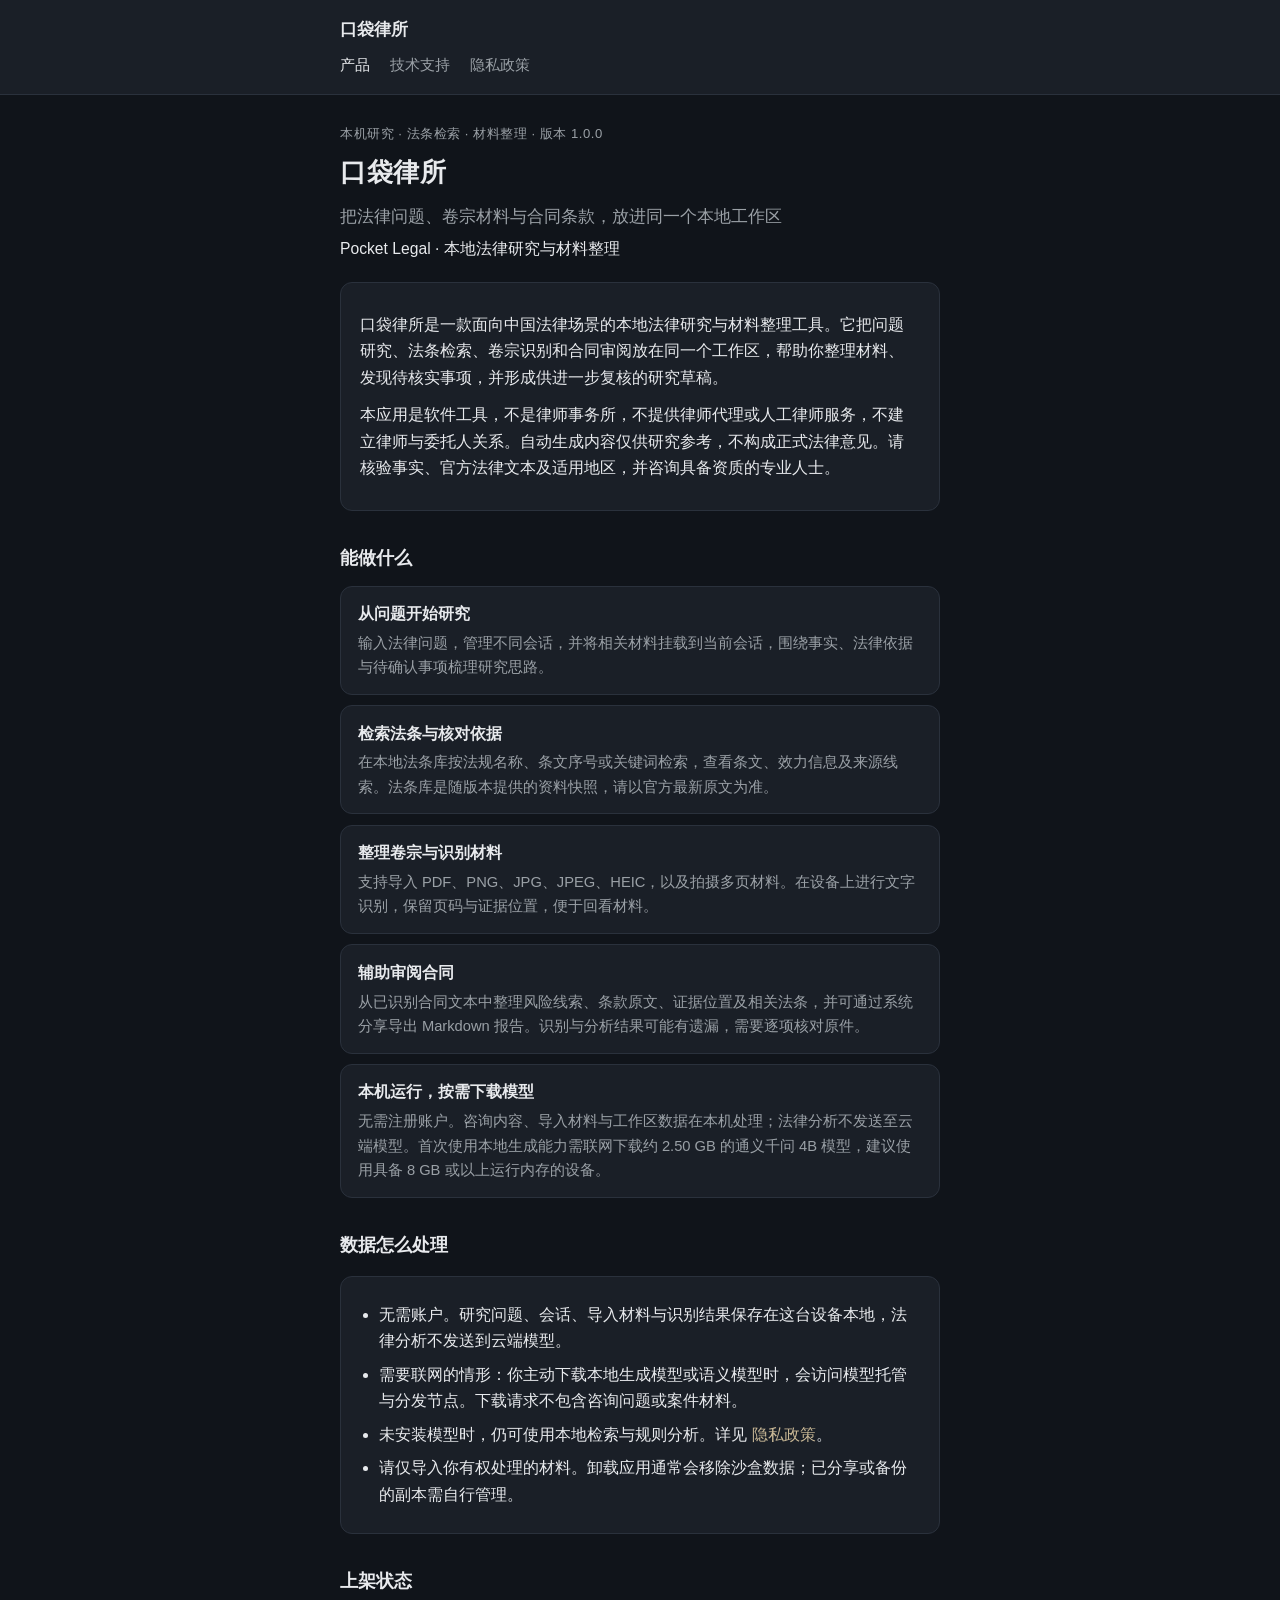
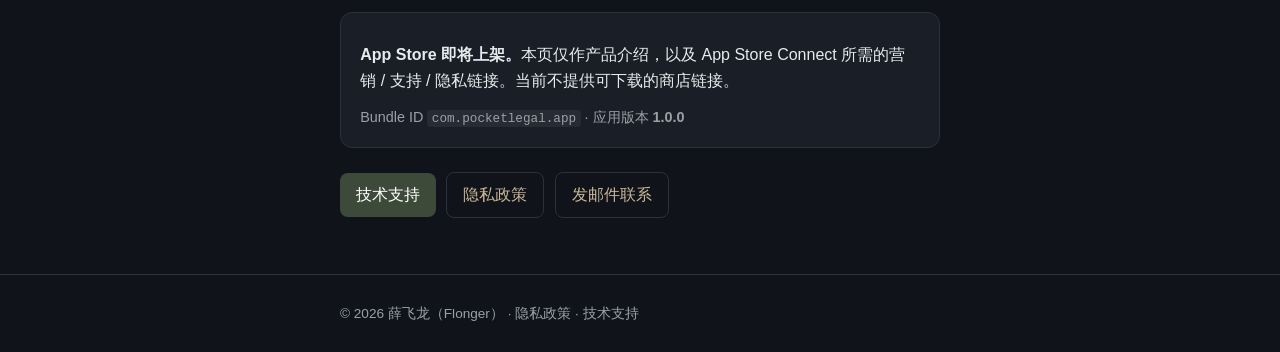
<file: index.html>
<!DOCTYPE html>
<html lang="zh-Hans">
<head>
  <meta charset="utf-8">
  <meta name="viewport" content="width=device-width, initial-scale=1">
  <title>口袋律所 — 本地法律研究与材料整理</title>
  <meta name="description" content="口袋律所是一款面向中国法律场景的本地法律研究与材料整理工具。问题研究、法条检索、卷宗识别与合同审阅在本机完成。不注册、不把法律分析发送到云端模型。">
  <link rel="canonical" href="https://blog.flonger.com/pocketlegal-site/">
  <link rel="stylesheet" href="styles.css">
</head>
<body>
  <header>
    <div class="inner">
      <a class="brand" href="./">口袋律所</a>
      <nav>
        <a href="./" aria-current="page">产品</a>
        <a href="support/">技术支持</a>
        <a href="privacy/">隐私政策</a>
      </nav>
    </div>
  </header>
  <main>
    <p class="eyebrow">本机研究 · 法条检索 · 材料整理 · 版本 1.0.0</p>
    <h1>口袋律所</h1>
    <p class="lead">把法律问题、卷宗材料与合同条款，放进同一个本地工作区</p>
    <p class="subtitle">Pocket Legal · 本地法律研究与材料整理</p>

    <div class="card">
      <p>口袋律所是一款面向中国法律场景的本地法律研究与材料整理工具。它把问题研究、法条检索、卷宗识别和合同审阅放在同一个工作区，帮助你整理材料、发现待核实事项，并形成供进一步复核的研究草稿。</p>
      <p>本应用是软件工具，不是律师事务所，不提供律师代理或人工律师服务，不建立律师与委托人关系。自动生成内容仅供研究参考，不构成正式法律意见。请核验事实、官方法律文本及适用地区，并咨询具备资质的专业人士。</p>
    </div>

    <h2>能做什么</h2>
    <ul class="features">
      <li>
        <strong>从问题开始研究</strong>
        <span>输入法律问题，管理不同会话，并将相关材料挂载到当前会话，围绕事实、法律依据与待确认事项梳理研究思路。</span>
      </li>
      <li>
        <strong>检索法条与核对依据</strong>
        <span>在本地法条库按法规名称、条文序号或关键词检索，查看条文、效力信息及来源线索。法条库是随版本提供的资料快照，请以官方最新原文为准。</span>
      </li>
      <li>
        <strong>整理卷宗与识别材料</strong>
        <span>支持导入 PDF、PNG、JPG、JPEG、HEIC，以及拍摄多页材料。在设备上进行文字识别，保留页码与证据位置，便于回看材料。</span>
      </li>
      <li>
        <strong>辅助审阅合同</strong>
        <span>从已识别合同文本中整理风险线索、条款原文、证据位置及相关法条，并可通过系统分享导出 Markdown 报告。识别与分析结果可能有遗漏，需要逐项核对原件。</span>
      </li>
      <li>
        <strong>本机运行，按需下载模型</strong>
        <span>无需注册账户。咨询内容、导入材料与工作区数据在本机处理；法律分析不发送至云端模型。首次使用本地生成能力需联网下载约 2.50 GB 的通义千问 4B 模型，建议使用具备 8 GB 或以上运行内存的设备。</span>
      </li>
    </ul>

    <h2>数据怎么处理</h2>
    <div class="card">
      <ul class="plain">
        <li>无需账户。研究问题、会话、导入材料与识别结果保存在这台设备本地，法律分析不发送到云端模型。</li>
        <li>需要联网的情形：你主动下载本地生成模型或语义模型时，会访问模型托管与分发节点。下载请求不包含咨询问题或案件材料。</li>
        <li>未安装模型时，仍可使用本地检索与规则分析。详见 <a href="privacy/">隐私政策</a>。</li>
        <li>请仅导入你有权处理的材料。卸载应用通常会移除沙盒数据；已分享或备份的副本需自行管理。</li>
      </ul>
    </div>

    <h2>上架状态</h2>
    <div class="card">
      <p><strong>App Store 即将上架。</strong>本页仅作产品介绍，以及 App Store Connect 所需的营销 / 支持 / 隐私链接。当前不提供可下载的商店链接。</p>
      <p class="muted-inline">Bundle ID <code>com.pocketlegal.app</code> · 应用版本 <strong>1.0.0</strong></p>
    </div>

    <div class="cta-row">
      <a class="cta" href="support/">技术支持</a>
      <a class="cta cta-secondary" href="privacy/">隐私政策</a>
      <a class="cta cta-secondary" href="mailto:xue@flonger.com?subject=%E5%8F%A3%E8%A2%8B%E5%BE%8B%E6%89%80%20%E6%8A%80%E6%9C%AF%E6%94%AF%E6%8C%81">发邮件联系</a>
    </div>
  </main>
  <footer>
    <div class="inner">
      <p>© 2026 薛飞龙（Flonger） · <a href="privacy/">隐私政策</a> · <a href="support/">技术支持</a></p>
    </div>
  </footer>
</body>
</html>
</file>
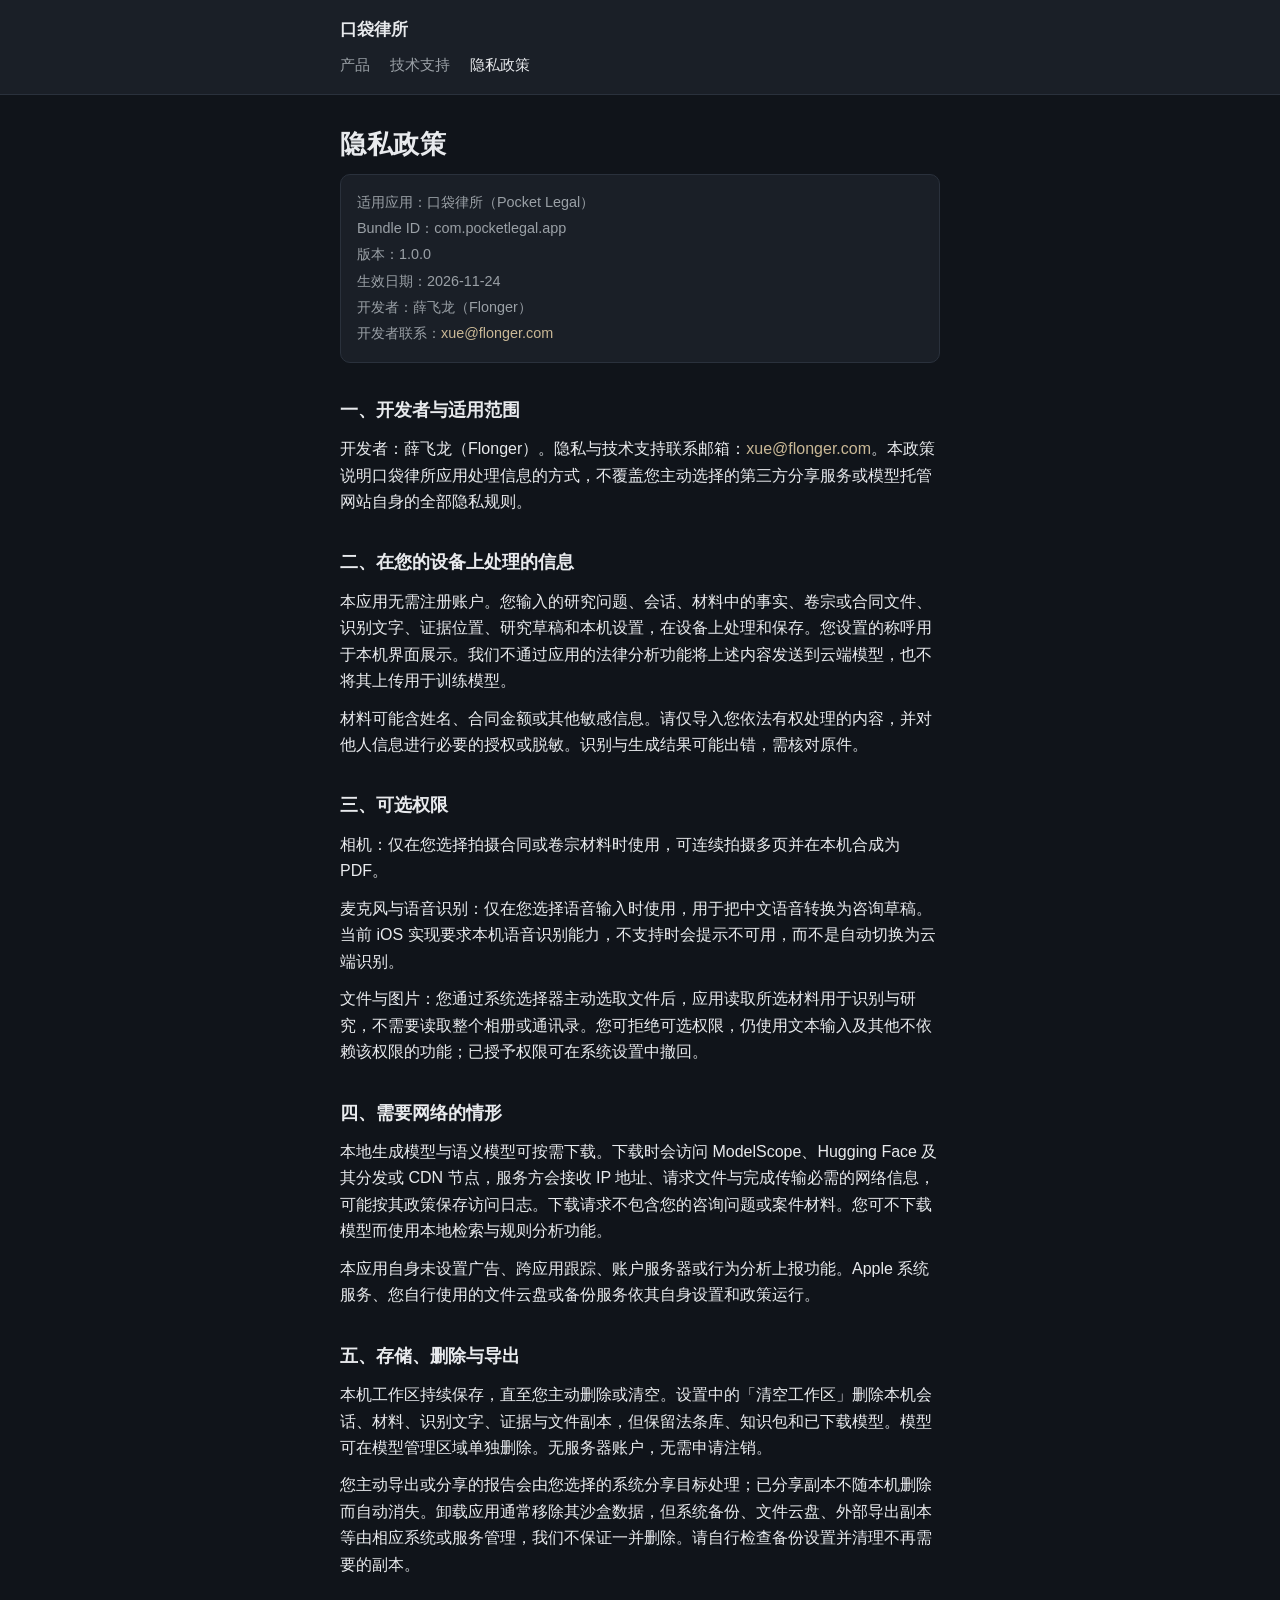
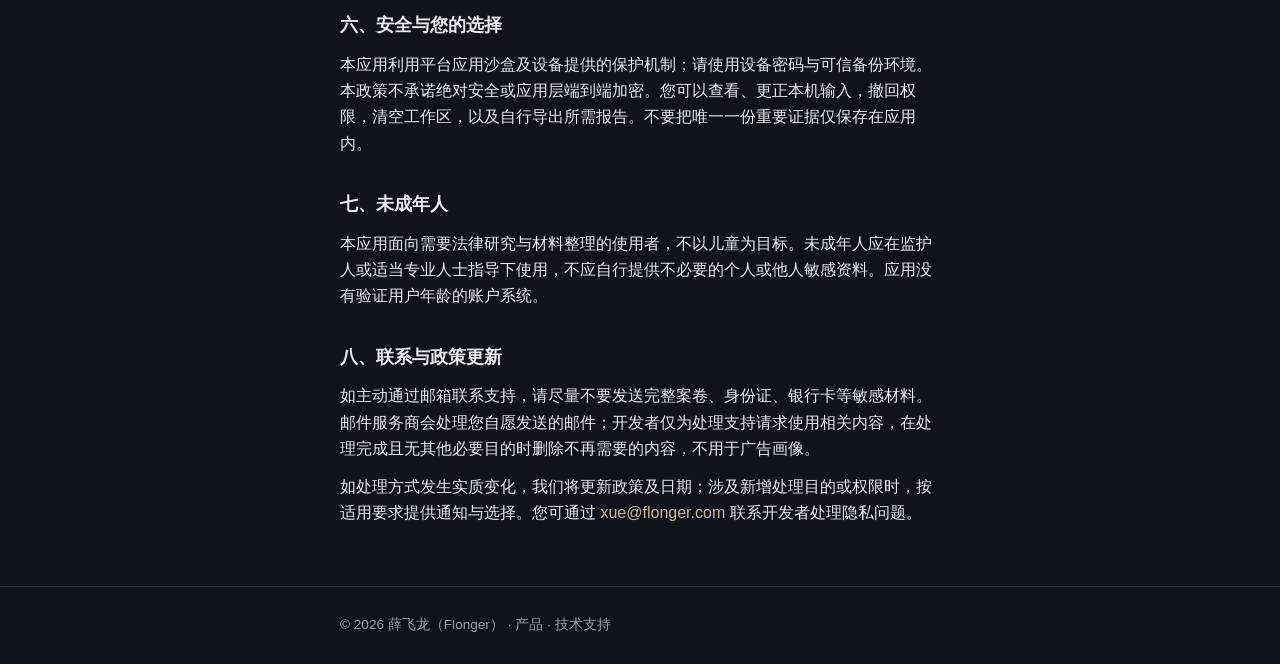
<file: privacy/index.html>
<!DOCTYPE html>
<html lang="zh-Hans">
<head>
  <meta charset="utf-8">
  <meta name="viewport" content="width=device-width, initial-scale=1">
  <title>隐私政策 — 口袋律所</title>
  <meta name="description" content="口袋律所（com.pocketlegal.app）隐私政策。说明本机法律研究、材料识别与模型下载相关的信息处理方式。">
  <link rel="canonical" href="https://blog.flonger.com/pocketlegal-site/privacy/">
  <link rel="stylesheet" href="../styles.css">
</head>
<body>
  <header>
    <div class="inner">
      <a class="brand" href="../">口袋律所</a>
      <nav>
        <a href="../">产品</a>
        <a href="../support/">技术支持</a>
        <a href="./" aria-current="page">隐私政策</a>
      </nav>
    </div>
  </header>
  <main>
    <h1>隐私政策</h1>
    <div class="meta">
      <div>适用应用：口袋律所（Pocket Legal）</div>
      <div>Bundle ID：com.pocketlegal.app</div>
      <div>版本：1.0.0</div>
      <div>生效日期：2026-11-24</div>
      <div>开发者：薛飞龙（Flonger）</div>
      <div>开发者联系：<a href="mailto:xue@flonger.com">xue@flonger.com</a></div>
    </div>

    <h2>一、开发者与适用范围</h2>
    <p>开发者：薛飞龙（Flonger）。隐私与技术支持联系邮箱：<a href="mailto:xue@flonger.com">xue@flonger.com</a>。本政策说明口袋律所应用处理信息的方式，不覆盖您主动选择的第三方分享服务或模型托管网站自身的全部隐私规则。</p>

    <h2>二、在您的设备上处理的信息</h2>
    <p>本应用无需注册账户。您输入的研究问题、会话、材料中的事实、卷宗或合同文件、识别文字、证据位置、研究草稿和本机设置，在设备上处理和保存。您设置的称呼用于本机界面展示。我们不通过应用的法律分析功能将上述内容发送到云端模型，也不将其上传用于训练模型。</p>
    <p>材料可能含姓名、合同金额或其他敏感信息。请仅导入您依法有权处理的内容，并对他人信息进行必要的授权或脱敏。识别与生成结果可能出错，需核对原件。</p>

    <h2>三、可选权限</h2>
    <p>相机：仅在您选择拍摄合同或卷宗材料时使用，可连续拍摄多页并在本机合成为 PDF。</p>
    <p>麦克风与语音识别：仅在您选择语音输入时使用，用于把中文语音转换为咨询草稿。当前 iOS 实现要求本机语音识别能力，不支持时会提示不可用，而不是自动切换为云端识别。</p>
    <p>文件与图片：您通过系统选择器主动选取文件后，应用读取所选材料用于识别与研究，不需要读取整个相册或通讯录。您可拒绝可选权限，仍使用文本输入及其他不依赖该权限的功能；已授予权限可在系统设置中撤回。</p>

    <h2>四、需要网络的情形</h2>
    <p>本地生成模型与语义模型可按需下载。下载时会访问 ModelScope、Hugging Face 及其分发或 CDN 节点，服务方会接收 IP 地址、请求文件与完成传输必需的网络信息，可能按其政策保存访问日志。下载请求不包含您的咨询问题或案件材料。您可不下载模型而使用本地检索与规则分析功能。</p>
    <p>本应用自身未设置广告、跨应用跟踪、账户服务器或行为分析上报功能。Apple 系统服务、您自行使用的文件云盘或备份服务依其自身设置和政策运行。</p>

    <h2>五、存储、删除与导出</h2>
    <p>本机工作区持续保存，直至您主动删除或清空。设置中的「清空工作区」删除本机会话、材料、识别文字、证据与文件副本，但保留法条库、知识包和已下载模型。模型可在模型管理区域单独删除。无服务器账户，无需申请注销。</p>
    <p>您主动导出或分享的报告会由您选择的系统分享目标处理；已分享副本不随本机删除而自动消失。卸载应用通常移除其沙盒数据，但系统备份、文件云盘、外部导出副本等由相应系统或服务管理，我们不保证一并删除。请自行检查备份设置并清理不再需要的副本。</p>

    <h2>六、安全与您的选择</h2>
    <p>本应用利用平台应用沙盒及设备提供的保护机制；请使用设备密码与可信备份环境。本政策不承诺绝对安全或应用层端到端加密。您可以查看、更正本机输入，撤回权限，清空工作区，以及自行导出所需报告。不要把唯一一份重要证据仅保存在应用内。</p>

    <h2>七、未成年人</h2>
    <p>本应用面向需要法律研究与材料整理的使用者，不以儿童为目标。未成年人应在监护人或适当专业人士指导下使用，不应自行提供不必要的个人或他人敏感资料。应用没有验证用户年龄的账户系统。</p>

    <h2>八、联系与政策更新</h2>
    <p>如主动通过邮箱联系支持，请尽量不要发送完整案卷、身份证、银行卡等敏感材料。邮件服务商会处理您自愿发送的邮件；开发者仅为处理支持请求使用相关内容，在处理完成且无其他必要目的时删除不再需要的内容，不用于广告画像。</p>
    <p>如处理方式发生实质变化，我们将更新政策及日期；涉及新增处理目的或权限时，按适用要求提供通知与选择。您可通过 <a href="mailto:xue@flonger.com">xue@flonger.com</a> 联系开发者处理隐私问题。</p>
  </main>
  <footer>
    <div class="inner">
      <p>© 2026 薛飞龙（Flonger） · <a href="../">产品</a> · <a href="../support/">技术支持</a></p>
    </div>
  </footer>
</body>
</html>
</file>
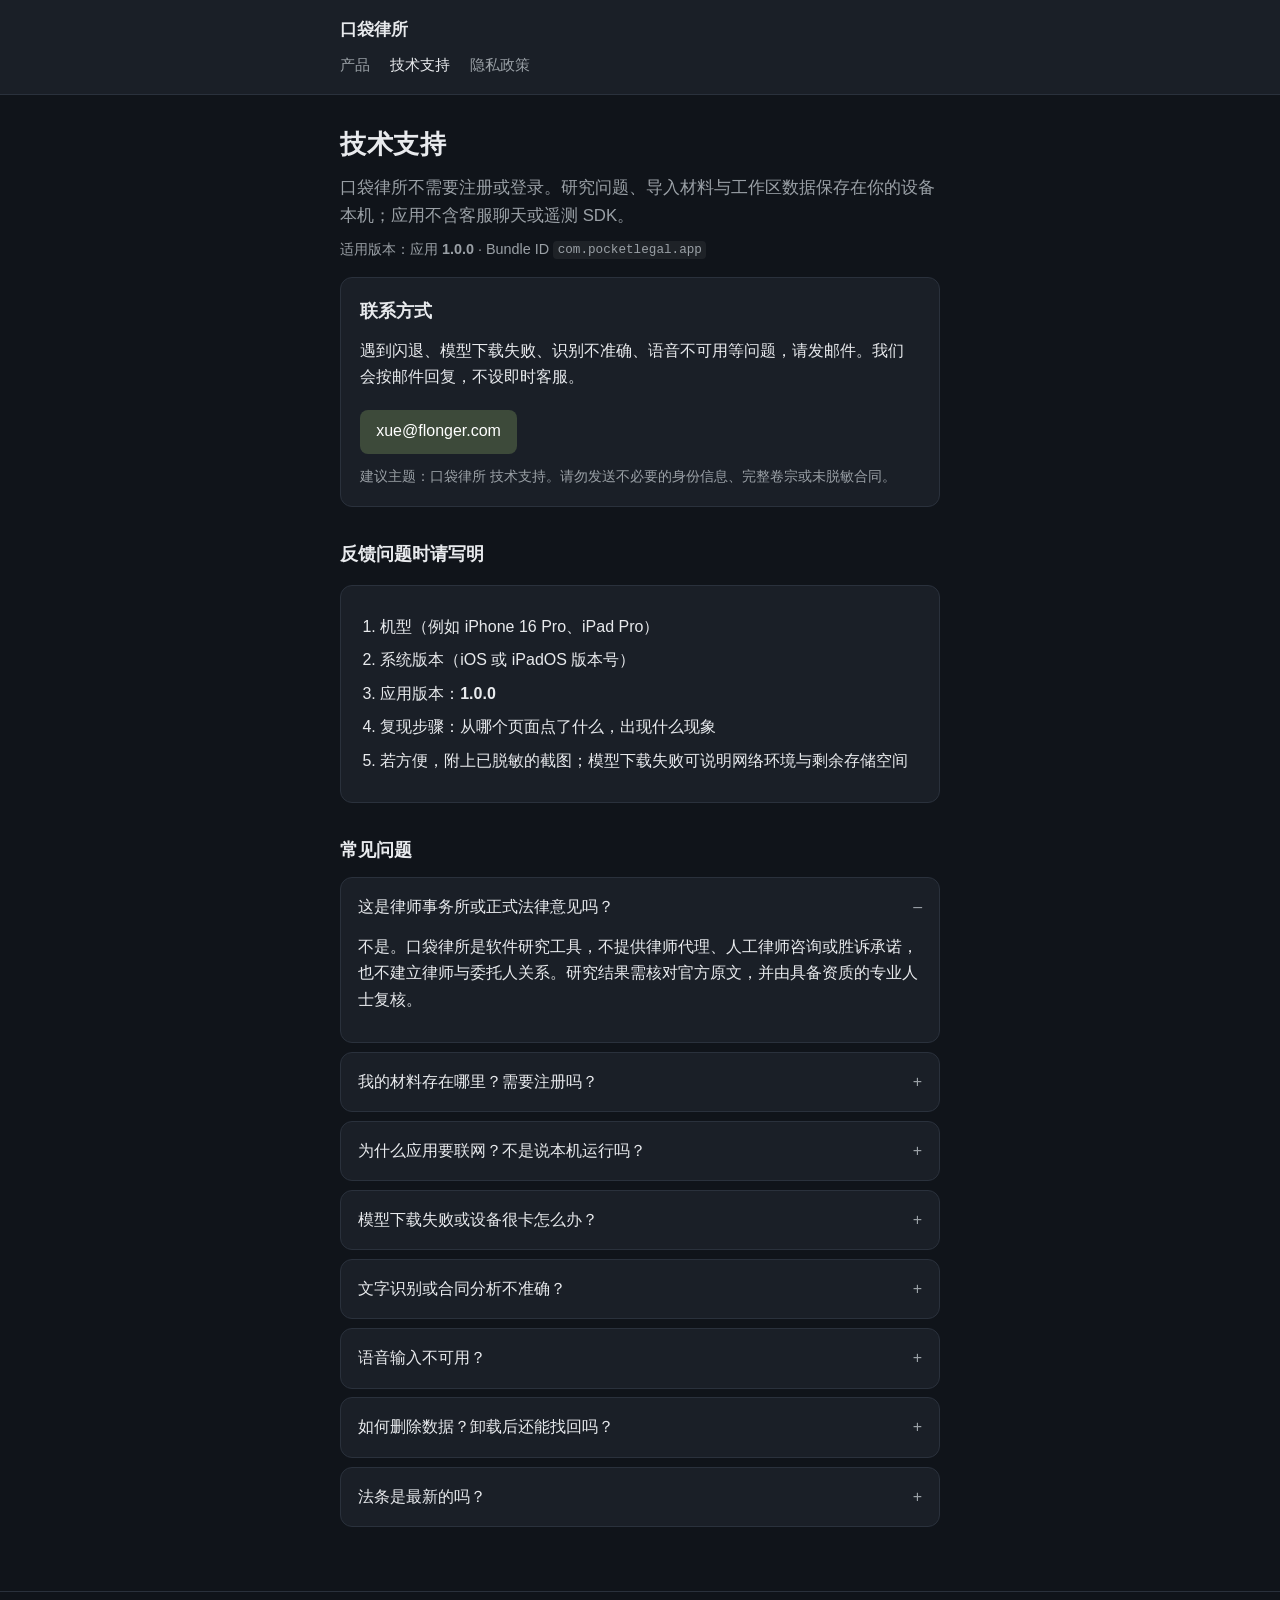
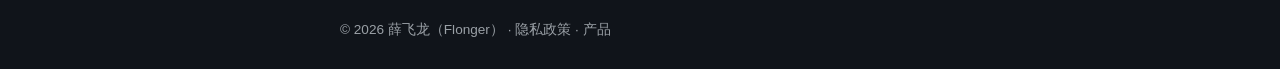
<file: support/index.html>
<!DOCTYPE html>
<html lang="zh-Hans">
<head>
  <meta charset="utf-8">
  <meta name="viewport" content="width=device-width, initial-scale=1">
  <title>技术支持 — 口袋律所</title>
  <meta name="description" content="口袋律所（版本 1.0.0）技术支持：联系邮箱、问题反馈说明与常见问题。">
  <link rel="canonical" href="https://blog.flonger.com/pocketlegal-site/support/">
  <link rel="stylesheet" href="../styles.css">
</head>
<body>
  <header>
    <div class="inner">
      <a class="brand" href="../">口袋律所</a>
      <nav>
        <a href="../">产品</a>
        <a href="./" aria-current="page">技术支持</a>
        <a href="../privacy/">隐私政策</a>
      </nav>
    </div>
  </header>
  <main>
    <h1>技术支持</h1>
    <p class="lead">口袋律所不需要注册或登录。研究问题、导入材料与工作区数据保存在你的设备本机；应用不含客服聊天或遥测 SDK。</p>
    <p class="muted-inline">适用版本：应用 <strong>1.0.0</strong> · Bundle ID <code>com.pocketlegal.app</code></p>

    <div class="card">
      <h2 class="card-title">联系方式</h2>
      <p>遇到闪退、模型下载失败、识别不准确、语音不可用等问题，请发邮件。我们会按邮件回复，不设即时客服。</p>
      <p><a class="cta" href="mailto:xue@flonger.com?subject=%E5%8F%A3%E8%A2%8B%E5%BE%8B%E6%89%80%20%E6%8A%80%E6%9C%AF%E6%94%AF%E6%8C%81">xue@flonger.com</a></p>
      <p class="muted-inline">建议主题：口袋律所 技术支持。请勿发送不必要的身份信息、完整卷宗或未脱敏合同。</p>
    </div>

    <h2>反馈问题时请写明</h2>
    <div class="card">
      <ol>
        <li>机型（例如 iPhone 16 Pro、iPad Pro）</li>
        <li>系统版本（iOS 或 iPadOS 版本号）</li>
        <li>应用版本：<strong>1.0.0</strong></li>
        <li>复现步骤：从哪个页面点了什么，出现什么现象</li>
        <li>若方便，附上已脱敏的截图；模型下载失败可说明网络环境与剩余存储空间</li>
      </ol>
    </div>

    <h2>常见问题</h2>
    <div class="faq">
      <details open>
        <summary>这是律师事务所或正式法律意见吗？</summary>
        <p>不是。口袋律所是软件研究工具，不提供律师代理、人工律师咨询或胜诉承诺，也不建立律师与委托人关系。研究结果需核对官方原文，并由具备资质的专业人士复核。</p>
      </details>
      <details>
        <summary>我的材料存在哪里？需要注册吗？</summary>
        <p>无需账户。研究问题、会话、导入材料与识别结果保存在你使用的这台设备本地。法律分析不发送到云端模型。</p>
      </details>
      <details>
        <summary>为什么应用要联网？不是说本机运行吗？</summary>
        <p>本地法律分析在本机完成。需要联网的情形是：你主动下载约 2.50 GB 的通义千问 4B 生成模型，或按需下载语义检索模型。下载请求不包含咨询问题或案件材料。未下载模型时，仍可使用本地检索与规则分析。</p>
      </details>
      <details>
        <summary>模型下载失败或设备很卡怎么办？</summary>
        <p>请检查网络、剩余空间和托管源是否可访问，稍后重试。生成模型建议在具备 8 GB 或以上运行内存的设备上使用。也可先使用检索与规则分析，避免同时运行其他高负载程序。</p>
      </details>
      <details>
        <summary>文字识别或合同分析不准确？</summary>
        <p>请使用清晰、正向、完整的材料，并逐项核对页码、原文与证据位置。识别与分析结果可能有遗漏，不可替代专业意见。</p>
      </details>
      <details>
        <summary>语音输入不可用？</summary>
        <p>请确认已授予麦克风与语音识别权限，并确认设备支持本机中文语音识别。不支持时请改用文字输入，应用不会自动改走云端识别。</p>
      </details>
      <details>
        <summary>如何删除数据？卸载后还能找回吗？</summary>
        <p>可在设置中清空工作区；已下载模型需在模型管理中单独删除。卸载应用通常会移除沙盒数据，我们无法从服务器代为恢复。已分享或备份的副本需自行管理。</p>
      </details>
      <details>
        <summary>法条是最新的吗？</summary>
        <p>本地法条库是随版本提供的资料快照，不保证实时更新。提交或决策前请核对官方最新文本。</p>
      </details>
    </div>
  </main>
  <footer>
    <div class="inner">
      <p>© 2026 薛飞龙（Flonger） · <a href="../privacy/">隐私政策</a> · <a href="../">产品</a></p>
    </div>
  </footer>
</body>
</html>
</file>
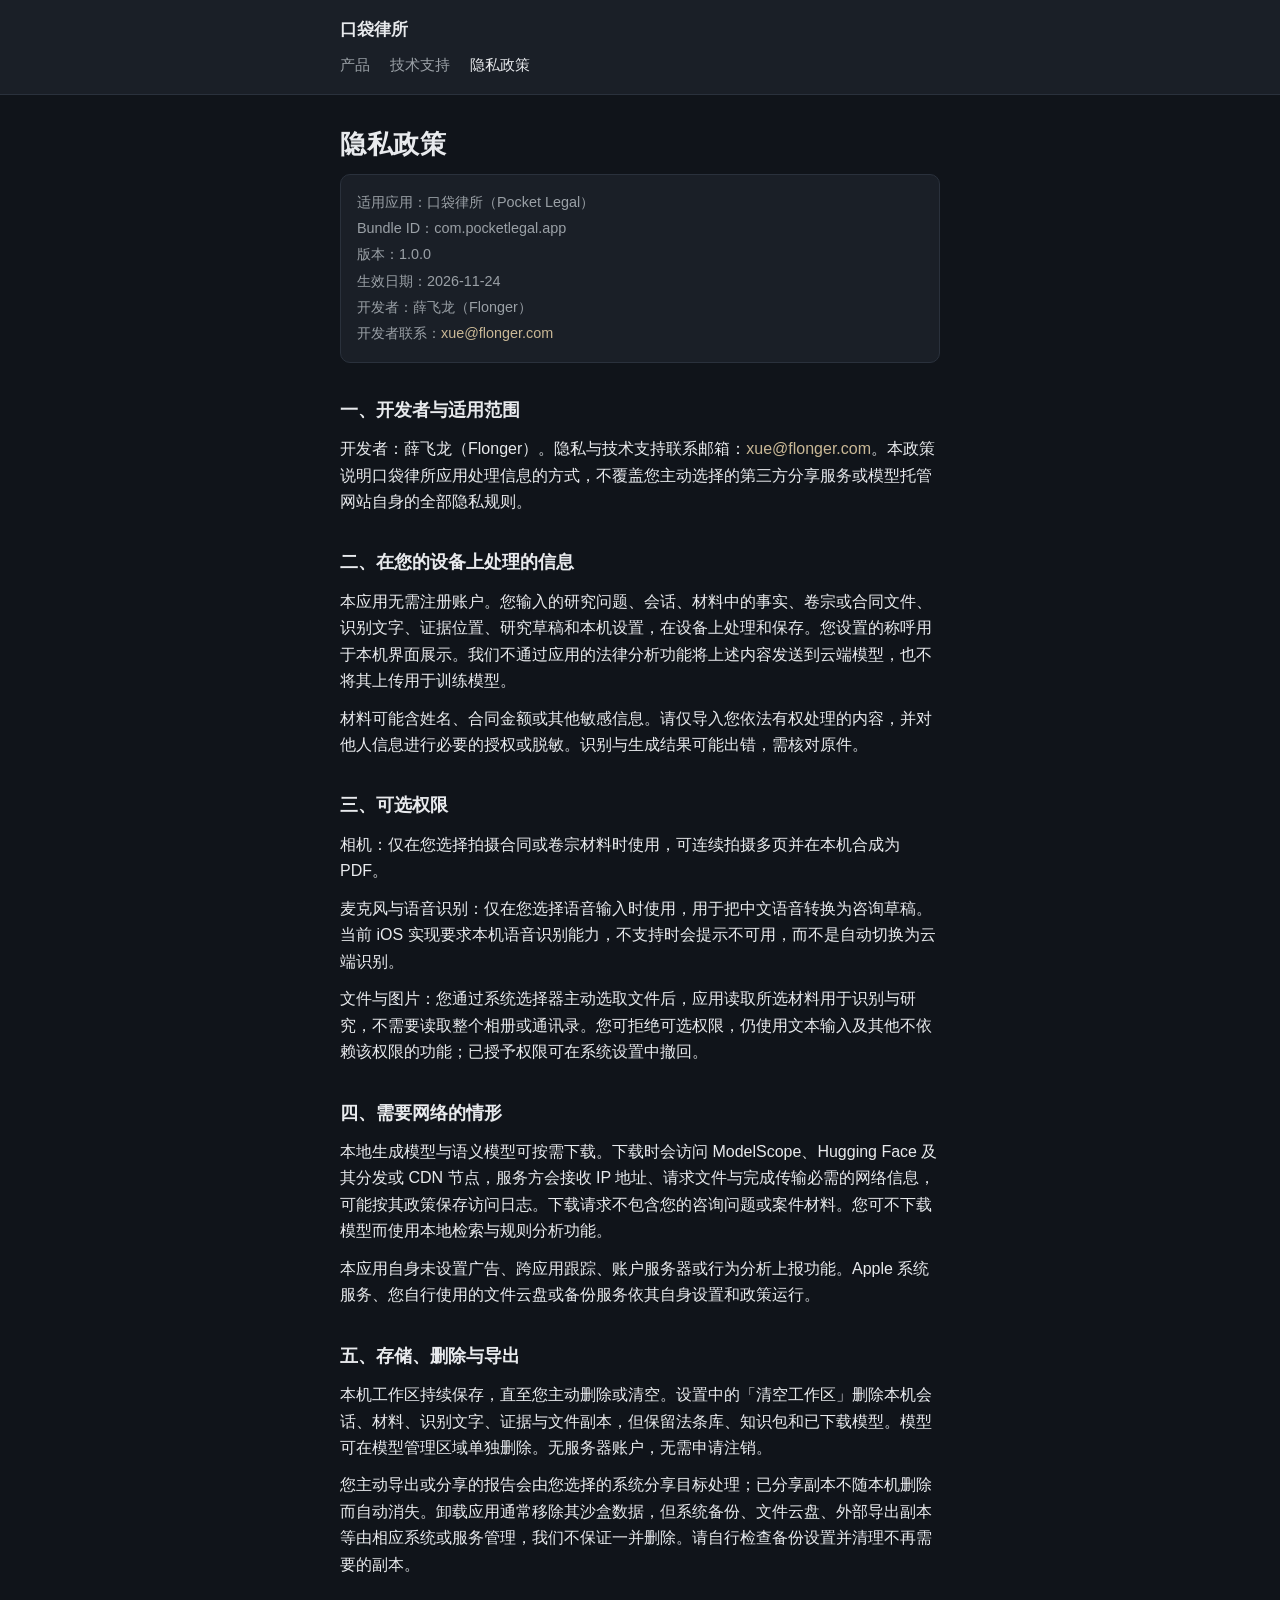
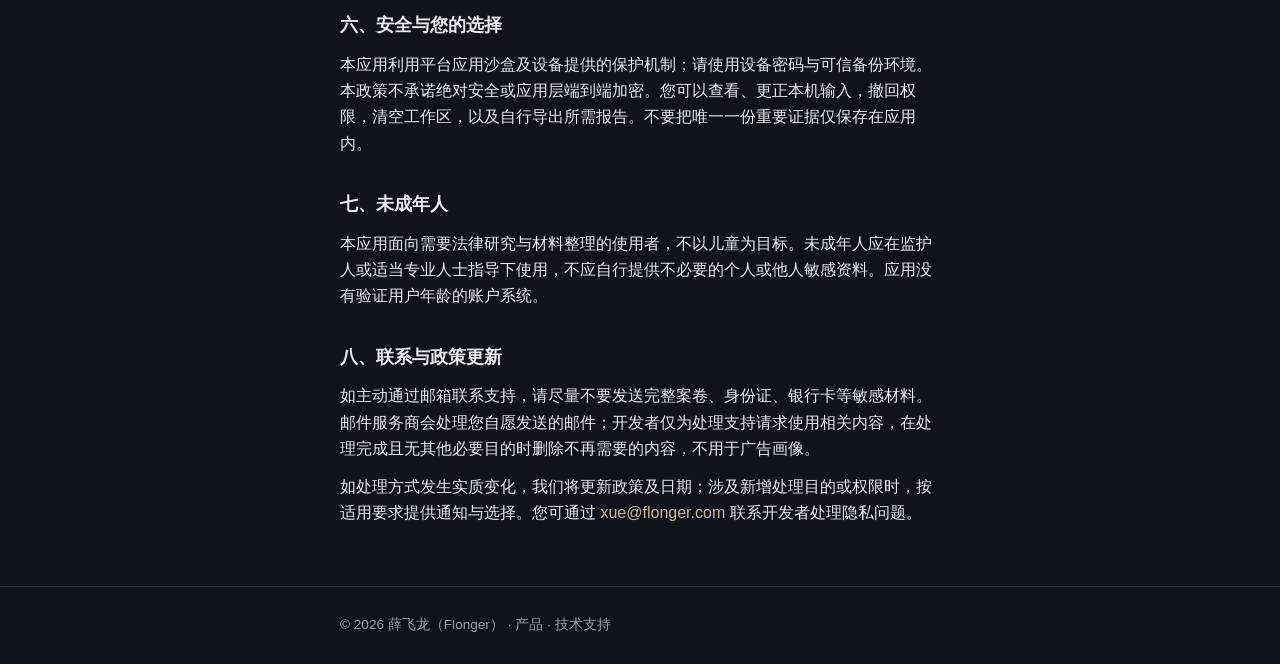
<file: privacy.html>
<!DOCTYPE html>
<html lang="zh-Hans">
<head>
  <meta charset="utf-8">
  <meta http-equiv="refresh" content="0; url=privacy/">
  <link rel="canonical" href="https://blog.flonger.com/pocketlegal-site/privacy/">
  <title>privacy</title>
  <script>location.replace("privacy/");</script>
</head>
<body><p><a href="privacy/">继续</a></p></body>
</html>
</file>
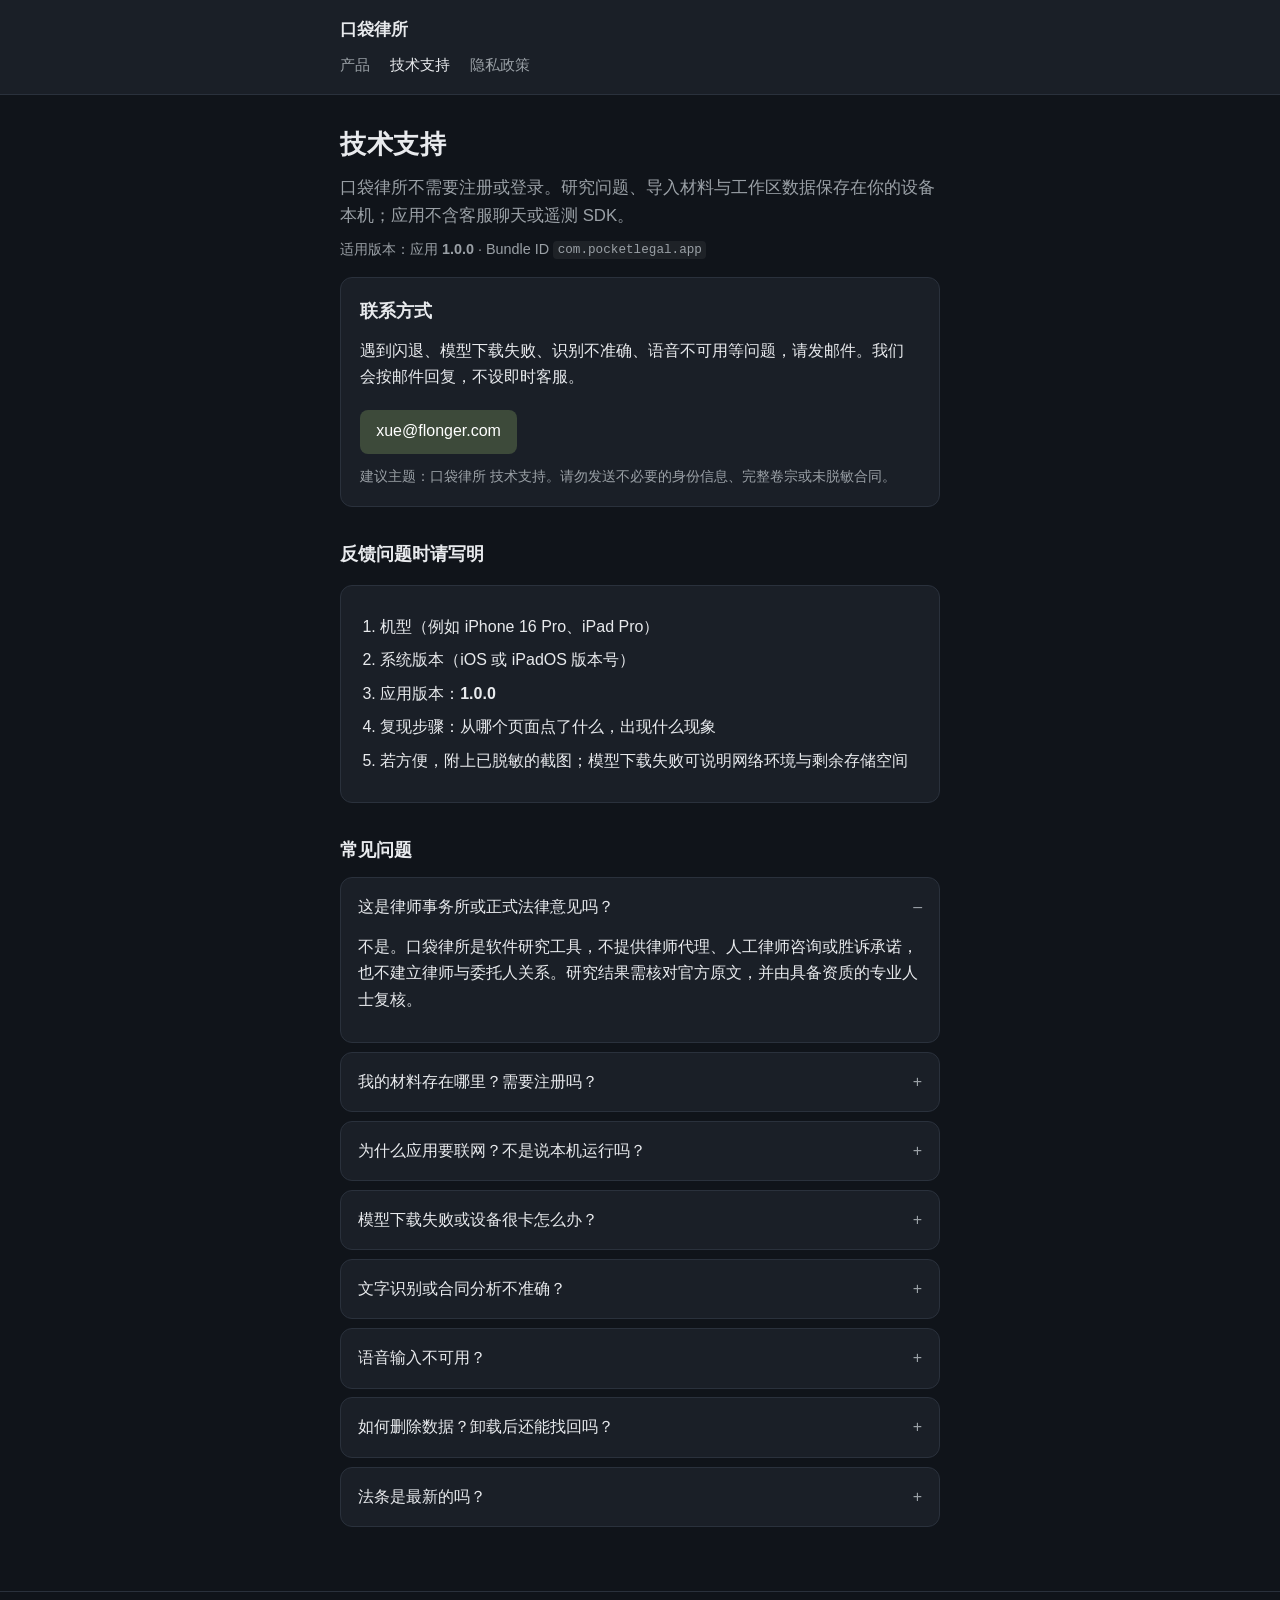
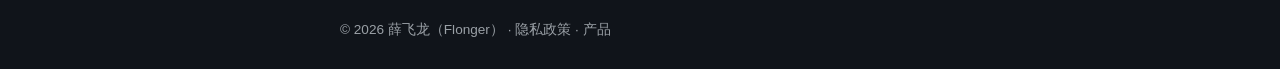
<file: support.html>
<!DOCTYPE html>
<html lang="zh-Hans">
<head>
  <meta charset="utf-8">
  <meta http-equiv="refresh" content="0; url=support/">
  <link rel="canonical" href="https://blog.flonger.com/pocketlegal-site/support/">
  <title>support</title>
  <script>location.replace("support/");</script>
</head>
<body><p><a href="support/">继续</a></p></body>
</html>
</file>
<file: styles.css>
:root {
  --bg: #10141a;
  --surface: #1a1f27;
  --text: #e8eaed;
  --muted: #9aa0a6;
  --accent: #c9b896;
  --border: #2a313c;
  --max: 40rem;
}
* { box-sizing: border-box; }
html { color-scheme: dark; }
body {
  margin: 0;
  font-family: -apple-system, BlinkMacSystemFont, "Segoe UI", "PingFang SC", "Hiragino Sans GB", "Microsoft YaHei", sans-serif;
  background: var(--bg);
  color: var(--text);
  line-height: 1.65;
  font-size: 16px;
}
a { color: var(--accent); text-decoration: none; }
a:hover { text-decoration: underline; }
header {
  border-bottom: 1px solid var(--border);
  background: var(--surface);
}
header .inner, main, footer .inner {
  max-width: var(--max);
  margin: 0 auto;
  padding: 1rem 1.25rem;
}
header .brand {
  font-weight: 600;
  color: var(--text);
  font-size: 1.05rem;
}
nav {
  display: flex;
  flex-wrap: wrap;
  gap: 0.75rem 1.25rem;
  margin-top: 0.6rem;
  font-size: 0.92rem;
}
nav a { color: var(--muted); }
nav a[aria-current="page"] { color: var(--text); font-weight: 500; }
main { padding-top: 1.75rem; padding-bottom: 3rem; }
h1 {
  font-size: 1.65rem;
  margin: 0 0 0.5rem;
  letter-spacing: 0.02em;
}
h2 {
  font-size: 1.15rem;
  margin: 1.75rem 0 0.6rem;
  padding-top: 0.25rem;
}
h3 {
  font-size: 1.02rem;
  margin: 1.25rem 0 0.45rem;
}
.eyebrow {
  color: var(--muted);
  font-size: 0.82rem;
  letter-spacing: 0.04em;
  margin: 0 0 0.45rem;
  text-transform: none;
}
.lead { color: var(--muted); margin: 0 0 0.35rem; font-size: 1.05rem; }
.subtitle {
  margin: 0 0 1.25rem;
  color: var(--text);
  font-size: 0.98rem;
  font-weight: 500;
}
.meta {
  color: var(--muted);
  font-size: 0.9rem;
  margin: 0 0 1.5rem;
  padding: 0.85rem 1rem;
  background: var(--surface);
  border: 1px solid var(--border);
  border-radius: 10px;
}
.meta div { margin: 0.15rem 0; }
.muted-inline {
  color: var(--muted);
  font-size: 0.9rem;
  margin: 0.5rem 0 0;
}
p { margin: 0.7rem 0; }
ul { padding-left: 1.25rem; margin: 0.6rem 0; }
li { margin: 0.35rem 0; }
ul.plain {
  list-style: disc;
  padding-left: 1.2rem;
  margin: 0;
}
ul.plain li { margin: 0.45rem 0; }
.card {
  background: var(--surface);
  border: 1px solid var(--border);
  border-radius: 12px;
  padding: 1.1rem 1.2rem;
  margin: 1rem 0;
}
.card-title {
  margin-top: 0;
  margin-bottom: 0.5rem;
  padding-top: 0;
}
.features {
  list-style: none;
  padding: 0;
  margin: 0.75rem 0 0;
  display: grid;
  gap: 0.65rem;
}
.features li {
  margin: 0;
  background: var(--surface);
  border: 1px solid var(--border);
  border-radius: 12px;
  padding: 0.9rem 1.05rem;
  display: grid;
  gap: 0.25rem;
}
.features strong {
  font-size: 0.98rem;
  font-weight: 600;
}
.features span {
  color: var(--muted);
  font-size: 0.92rem;
}
.cta-row {
  display: flex;
  flex-wrap: wrap;
  gap: 0.65rem;
  margin: 1.5rem 0 0.5rem;
  align-items: center;
}
.cta {
  display: inline-block;
  margin-top: 0.5rem;
  padding: 0.55rem 1rem;
  background: #3d4a3a;
  color: #fff !important;
  border-radius: 8px;
  text-decoration: none !important;
  font-weight: 500;
}
.cta-row .cta { margin-top: 0; }
.cta:hover { background: #4d5d4a; }
.cta-secondary {
  background: transparent;
  color: var(--accent) !important;
  border: 1px solid var(--border);
}
.cta-secondary:hover {
  background: rgba(201, 184, 150, 0.08);
  border-color: #3a4550;
}
.faq {
  display: grid;
  gap: 0.55rem;
  margin: 0.75rem 0 1rem;
}
.faq details {
  background: var(--surface);
  border: 1px solid var(--border);
  border-radius: 12px;
  padding: 0.15rem 0;
}
.faq summary {
  cursor: pointer;
  list-style: none;
  padding: 0.85rem 1.05rem;
  font-weight: 500;
}
.faq summary::-webkit-details-marker { display: none; }
.faq summary::after {
  content: "+";
  float: right;
  color: var(--muted);
  font-weight: 400;
}
.faq details[open] summary::after { content: "–"; }
.faq details > *:not(summary) {
  padding: 0 1.05rem 0.95rem;
  margin-top: 0;
}
.faq details p:first-of-type { margin-top: 0; }
.faq details ul { margin-top: 0.35rem; }
footer {
  border-top: 1px solid var(--border);
  color: var(--muted);
  font-size: 0.85rem;
}
footer a { color: var(--muted); }
code {
  font-family: ui-monospace, SFMono-Regular, Menlo, Monaco, Consolas, monospace;
  font-size: 0.88em;
  background: rgba(255,255,255,0.06);
  padding: 0.1em 0.35em;
  border-radius: 4px;
}
ol { padding-left: 1.25rem; margin: 0.6rem 0; }
ol li { margin: 0.45rem 0; }
</file>
